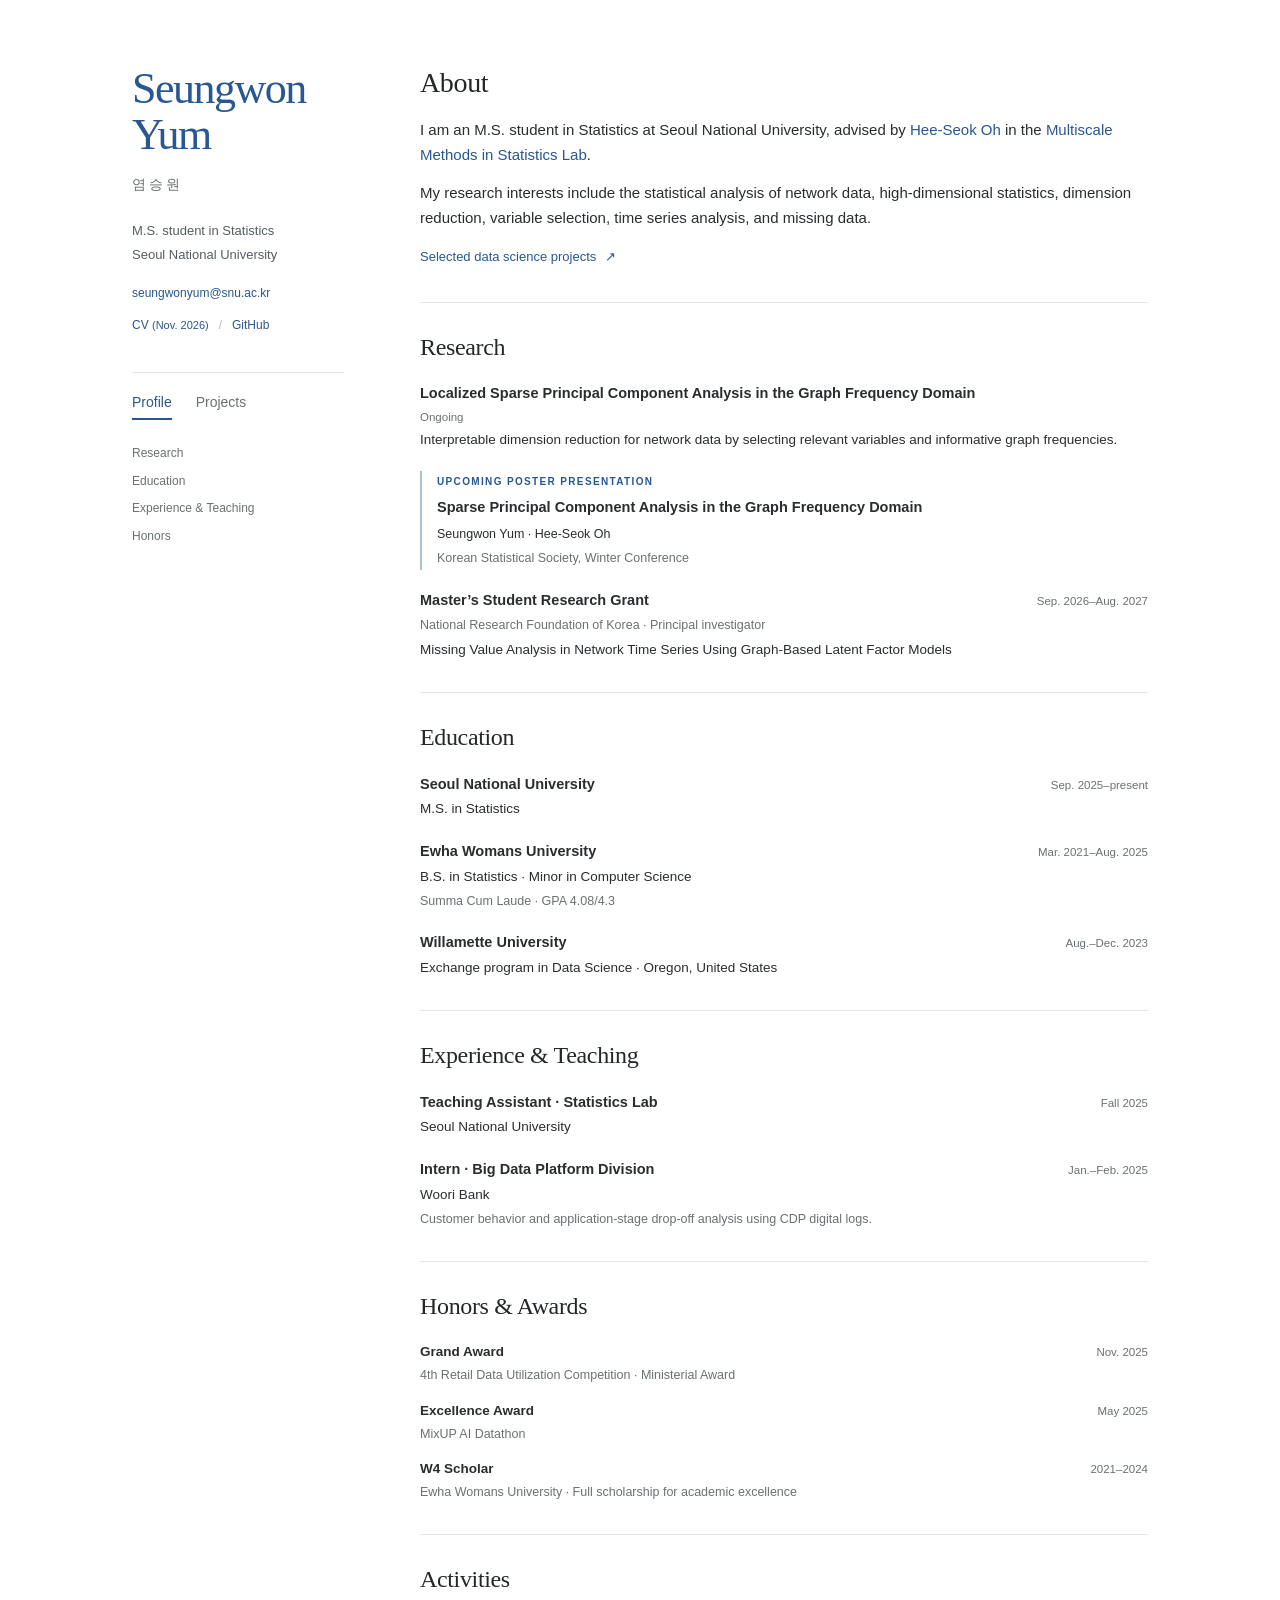
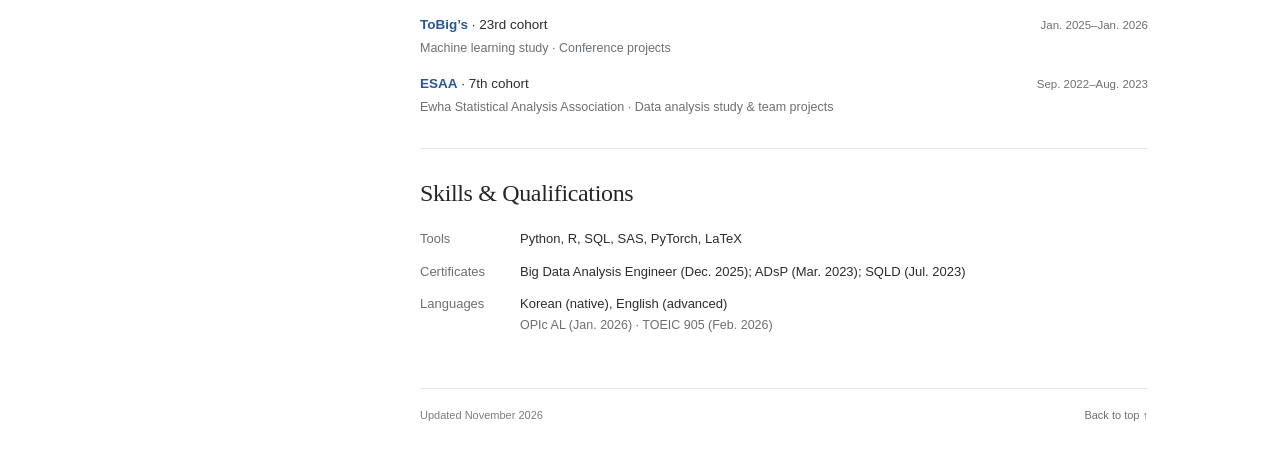
<file: index.html>
<!doctype html>
<html lang="en"><head>
<meta charset="utf-8"><meta name="viewport" content="width=device-width, initial-scale=1">
<title>Seungwon Yum</title>
<meta name="description" content="Seungwon Yum, M.S. student in Statistics at Seoul National University. Research in graph-frequency methods, sparse dimension reduction, and network data analysis.">
<meta name="theme-color" content="#ffffff"><link rel="canonical" href="https://seungwonyum.github.io/">
<meta property="og:title" content="Seungwon Yum"><meta property="og:description" content="Statistics at Seoul National University. Research, academic profile, and data science projects."><meta property="og:type" content="website"><meta property="og:url" content="https://seungwonyum.github.io/">
<link rel="icon" href="assets/favicon.svg?v=20261114d" type="image/svg+xml"><link rel="stylesheet" href="styles.css?v=20261114d">
<script type="application/ld+json">{"@context":"https://schema.org","@type":"Person","name":"Seungwon Yum","alternateName":"염승원","url":"https://seungwonyum.github.io/","email":"seungwonyum@snu.ac.kr","sameAs":["https://github.com/seungwonyum"],"affiliation":{"@type":"CollegeOrUniversity","name":"Seoul National University"}}</script>
</head><body><a class="skip" href="#main">Skip to content</a>
<div class="layout"><header class="identity">
<a class="name" href="./" aria-label="Seungwon Yum home">Seungwon <span>Yum</span></a>
<p class="korean-name" lang="ko">염승원</p>
<p class="affiliation">M.S. student in Statistics<span>Seoul National University</span></p>
<div class="contact"><a class="email" href="mailto:seungwonyum@snu.ac.kr">seungwonyum@snu.ac.kr</a><div><a href="assets/seungwon-yum-cv.pdf?v=202611-links" target="_blank" rel="noopener">CV <span class="cv-date">(Nov. 2026)</span></a><span class="sep">/</span><a href="https://github.com/seungwonyum" target="_blank" rel="noopener">GitHub</a></div></div>
<nav class="page-nav" aria-label="Main navigation"><a href="./" aria-current="page">Profile</a><a href="projects.html">Projects</a></nav>
<nav class="section-nav" aria-label="On this page"><a href="#research">Research</a><a href="#education">Education</a><a href="#experience">Experience &amp; Teaching</a><a href="#honors">Honors</a></nav>
</header><div class="content"><main id="main">
<section class="intro" aria-labelledby="about-title"><h1 id="about-title">About</h1>
<p>I am an M.S. student in Statistics at Seoul National University, advised by <a href="https://sites.google.com/site/heeseokoh" target="_blank" rel="noopener">Hee-Seok Oh</a> in the <a href="https://sites.google.com/view/snumultiscale/" target="_blank" rel="noopener">Multiscale Methods in Statistics Lab</a>.</p>
<p>My research interests include the statistical analysis of network data, high-dimensional statistics, dimension reduction, variable selection, time series analysis, and missing data.</p>
<a class="text-link" href="projects.html">Selected data science projects <span aria-hidden="true">↗</span></a>
</section>
<section id="research"><h2>Research</h2>
<article class="entry"><div class="entry-heading"><h3>Localized Sparse Principal Component Analysis in the Graph Frequency Domain</h3><span class="date">Ongoing</span></div><p>Interpretable dimension reduction for network data by selecting relevant variables and informative graph frequencies.</p></article>
<article class="entry presentation"><p class="eyebrow">Upcoming poster presentation</p><h3>Sparse Principal Component Analysis in the Graph Frequency Domain</h3><p class="authors">Seungwon Yum · Hee-Seok Oh</p><p class="meta">Korean Statistical Society, Winter Conference</p></article>
<article class="entry"><div class="entry-heading"><h3>Master’s Student Research Grant</h3><span class="date">Sep. 2026–Aug. 2027</span></div><p class="meta">National Research Foundation of Korea · Principal investigator</p><p>Missing Value Analysis in Network Time Series Using Graph-Based Latent Factor Models</p></article>
</section>
<section id="education"><h2>Education</h2><div class="entries">
<article class="entry"><div class="entry-heading"><h3>Seoul National University</h3><span class="date">Sep. 2025–present</span></div><p>M.S. in Statistics</p></article>
<article class="entry"><div class="entry-heading"><h3>Ewha Womans University</h3><span class="date">Mar. 2021–Aug. 2025</span></div><p>B.S. in Statistics · Minor in Computer Science</p><p class="meta">Summa Cum Laude · GPA 4.08/4.3</p></article>
<article class="entry"><div class="entry-heading"><h3>Willamette University</h3><span class="date">Aug.–Dec. 2023</span></div><p>Exchange program in Data Science · Oregon, United States</p></article>
</div></section>
<section id="experience"><h2>Experience &amp; Teaching</h2><div class="entries">
<article class="entry"><div class="entry-heading"><h3>Teaching Assistant · Statistics Lab</h3><span class="date">Fall 2025</span></div><p>Seoul National University</p></article>
<article class="entry"><div class="entry-heading"><h3>Intern · Big Data Platform Division</h3><span class="date">Jan.–Feb. 2025</span></div><p>Woori Bank</p><p class="meta">Customer behavior and application-stage drop-off analysis using CDP digital logs.</p></article>
</div></section>
<section id="honors"><h2>Honors &amp; Awards</h2><ul class="compact-list">
<li><div><strong>Grand Award</strong><span class="meta">4th Retail Data Utilization Competition · Ministerial Award</span></div><span class="date">Nov. 2025</span></li>
<li><div><strong>Excellence Award</strong><span class="meta">MixUP AI Datathon</span></div><span class="date">May 2025</span></li>
<li><div><strong>W4 Scholar</strong><span class="meta">Ewha Womans University · Full scholarship for academic excellence</span></div><span class="date">2021–2024</span></li>
</ul></section>
<section id="community"><h2>Activities</h2><ul class="compact-list">
<li><div><strong><a href="https://www.datamarket.ai.kr/" target="_blank" rel="noopener">ToBig’s</a></strong> · 23rd cohort<span class="meta">Machine learning study · Conference projects</span></div><span class="date">Jan. 2025–Jan. 2026</span></li>
<li><div><strong><a href="https://nature.ewha.ac.kr/naturea/activity/esaa.do" target="_blank" rel="noopener">ESAA</a></strong> · 7th cohort<span class="meta">Ewha Statistical Analysis Association · Data analysis study &amp; team projects</span></div><span class="date">Sep. 2022–Aug. 2023</span></li>
</ul></section>
<section id="additional"><h2>Skills &amp; Qualifications</h2><dl class="qualifications">
<div><dt>Tools</dt><dd>Python, R, SQL, SAS, PyTorch, LaTeX</dd></div>
<div><dt>Certificates</dt><dd>Big Data Analysis Engineer (Dec. 2025); ADsP (Mar. 2023); SQLD (Jul. 2023)</dd></div>
<div><dt>Languages</dt><dd>Korean (native), English (advanced)<span class="meta">OPIc AL (Jan. 2026) · TOEIC 905 (Feb. 2026)</span></dd></div>
</dl></section></main>
<footer><span>Updated November 2026</span><a href="#main">Back to top ↑</a></footer></div></div></body></html>
</file>
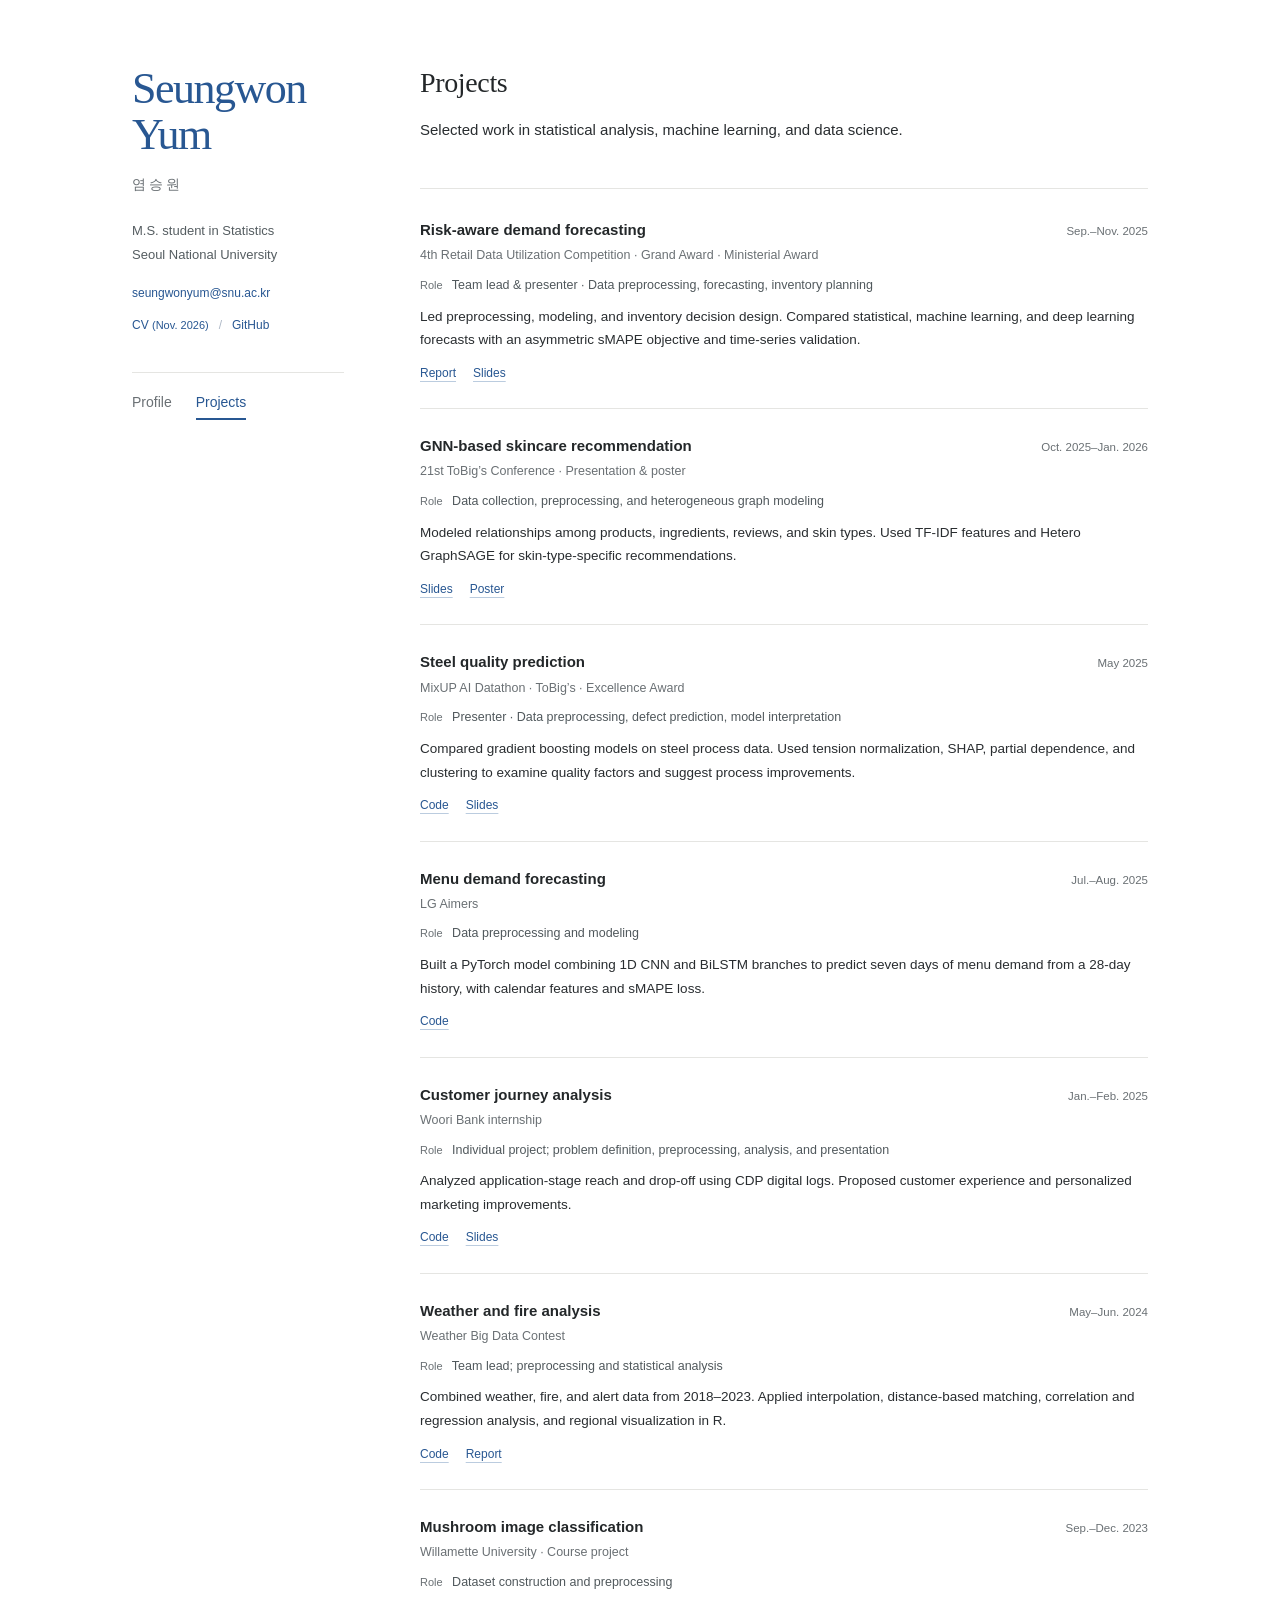
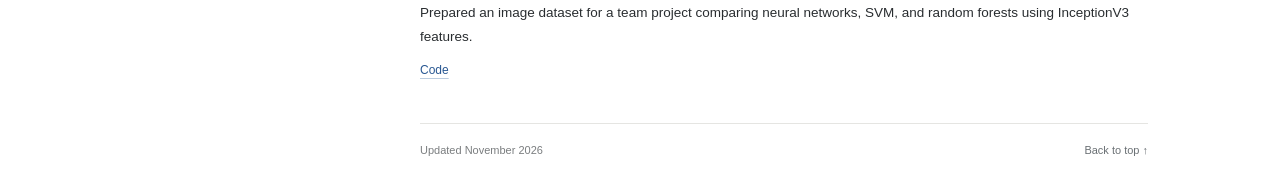
<file: projects.html>
<!doctype html>
<html lang="en"><head>
<meta charset="utf-8"><meta name="viewport" content="width=device-width, initial-scale=1">
<title>Projects · Seungwon Yum</title>
<meta name="description" content="Seungwon Yum, M.S. student in Statistics at Seoul National University. Research in graph-frequency methods, sparse dimension reduction, and network data analysis.">
<meta name="theme-color" content="#ffffff"><link rel="canonical" href="https://seungwonyum.github.io/projects.html">
<meta property="og:title" content="Projects · Seungwon Yum"><meta property="og:description" content="Statistics at Seoul National University. Research, academic profile, and data science projects."><meta property="og:type" content="website"><meta property="og:url" content="https://seungwonyum.github.io/projects.html">
<link rel="icon" href="assets/favicon.svg?v=20261114d" type="image/svg+xml"><link rel="stylesheet" href="styles.css?v=20261114d">
<script type="application/ld+json">{"@context":"https://schema.org","@type":"Person","name":"Seungwon Yum","alternateName":"염승원","url":"https://seungwonyum.github.io/","email":"seungwonyum@snu.ac.kr","sameAs":["https://github.com/seungwonyum"],"affiliation":{"@type":"CollegeOrUniversity","name":"Seoul National University"}}</script>
</head><body><a class="skip" href="#main">Skip to content</a>
<div class="layout"><header class="identity">
<a class="name" href="./" aria-label="Seungwon Yum home">Seungwon <span>Yum</span></a>
<p class="korean-name" lang="ko">염승원</p>
<p class="affiliation">M.S. student in Statistics<span>Seoul National University</span></p>
<div class="contact"><a class="email" href="mailto:seungwonyum@snu.ac.kr">seungwonyum@snu.ac.kr</a><div><a href="assets/seungwon-yum-cv.pdf?v=202611-links" target="_blank" rel="noopener">CV <span class="cv-date">(Nov. 2026)</span></a><span class="sep">/</span><a href="https://github.com/seungwonyum" target="_blank" rel="noopener">GitHub</a></div></div>
<nav class="page-nav" aria-label="Main navigation"><a href="./">Profile</a><a href="projects.html" aria-current="page">Projects</a></nav>

</header><div class="content"><main id="main"><section class="intro"><h1>Projects</h1><p>Selected work in statistical analysis, machine learning, and data science.</p></section><section id="selected" class="project-list" aria-label="Selected projects"><article class="project" id="retail-forecasting"><div class="project-heading"><h2>Risk-aware demand forecasting</h2><span class="date">Sep.–Nov. 2025</span></div><p class="project-context">4th Retail Data Utilization Competition · Grand Award · Ministerial Award</p><p class="role"><span>Role</span> Team lead &amp; presenter · Data preprocessing, forecasting, inventory planning</p><p class="project-description">Led preprocessing, modeling, and inventory decision design. Compared statistical, machine learning, and deep learning forecasts with an asymmetric sMAPE objective and time-series validation.</p><div class="resource-links" aria-label="Materials for Risk-aware demand forecasting"><a href="https://github.com/seungwonyum/project/blob/main/%5B6.%20%EC%9C%A0%ED%86%B5%20%EA%B3%B5%EB%AA%A8%EC%A0%84%5D%20%EC%9C%A0%ED%86%B5%EB%8D%B0%EC%9D%B4%ED%84%B0%20%ED%99%9C%EC%9A%A9%20%EA%B2%BD%EC%A7%84%EB%8C%80%ED%9A%8C%20%EB%B6%84%EC%84%9D%EB%B3%B4%EA%B3%A0%EC%84%9C.pdf" target="_blank" rel="noopener">Report</a><a href="https://github.com/seungwonyum/project/blob/main/%5B6.%20%EC%9C%A0%ED%86%B5%20%EA%B3%B5%EB%AA%A8%EC%A0%84%5D%20%EC%9C%A0%ED%86%B5%EB%8D%B0%EC%9D%B4%ED%84%B0%ED%99%9C%EC%9A%A9%EA%B2%BD%EC%A7%84%EB%8C%80%ED%9A%8C%20%EB%B0%9C%ED%91%9C%20PPT.pdf" target="_blank" rel="noopener">Slides</a></div></article><article class="project" id="skincare-gnn"><div class="project-heading"><h2>GNN-based skincare recommendation</h2><span class="date">Oct. 2025–Jan. 2026</span></div><p class="project-context">21st ToBig’s Conference · Presentation &amp; poster</p><p class="role"><span>Role</span> Data collection, preprocessing, and heterogeneous graph modeling</p><p class="project-description">Modeled relationships among products, ingredients, reviews, and skin types. Used TF-IDF features and Hetero GraphSAGE for skin-type-specific recommendations.</p><div class="resource-links" aria-label="Materials for GNN-based skincare recommendation"><a href="https://github.com/seungwonyum/project/blob/main/%5B7.%20GNN%20%EC%B6%94%EC%B2%9C%EC%8B%9C%EC%8A%A4%ED%85%9C%5D%20%EC%A0%9C%2021%ED%9A%8C%20%ED%88%AC%EB%B9%85%EC%8A%A4%20%EC%BB%A8%ED%8D%BC%EB%9F%B0%EC%8A%A4%20%EB%B0%9C%ED%91%9C%20PPT.pdf" target="_blank" rel="noopener">Slides</a><a href="https://github.com/seungwonyum/project/blob/main/%5B7.%20GNN%20%EC%B6%94%EC%B2%9C%EC%8B%9C%EC%8A%A4%ED%85%9C%5D%20%EC%A0%9C%2021%ED%9A%8C%20%ED%88%AC%EB%B9%85%EC%8A%A4%20%EC%BB%A8%ED%8D%BC%EB%9F%B0%EC%8A%A4%20%ED%8F%AC%EC%8A%A4%ED%84%B0.pdf" target="_blank" rel="noopener">Poster</a></div></article><article class="project" id="steel-quality"><div class="project-heading"><h2>Steel quality prediction</h2><span class="date">May 2025</span></div><p class="project-context">MixUP AI Datathon · ToBig’s · Excellence Award</p><p class="role"><span>Role</span> Presenter · Data preprocessing, defect prediction, model interpretation</p><p class="project-description">Compared gradient boosting models on steel process data. Used tension normalization, SHAP, partial dependence, and clustering to examine quality factors and suggest process improvements.</p><div class="resource-links" aria-label="Materials for Steel quality prediction"><a href="https://github.com/seungwonyum/project/blob/main/%5B4.%20%ED%88%AC%EB%B9%85%EC%8A%A4%20%EB%8D%B0%EC%9D%B4%ED%84%B0%ED%86%A4%5D%20ai_datathon_code.ipynb" target="_blank" rel="noopener">Code</a><a href="https://github.com/seungwonyum/project/blob/main/%5B4.%20%ED%88%AC%EB%B9%85%EC%8A%A4%20%EB%8D%B0%EC%9D%B4%ED%84%B0%ED%86%A4%5D%20MixUP_AI_Datathon_ppt.pdf" target="_blank" rel="noopener">Slides</a></div></article><article class="project" id="menu-demand"><div class="project-heading"><h2>Menu demand forecasting</h2><span class="date">Jul.–Aug. 2025</span></div><p class="project-context">LG Aimers</p><p class="role"><span>Role</span> Data preprocessing and modeling</p><p class="project-description">Built a PyTorch model combining 1D CNN and BiLSTM branches to predict seven days of menu demand from a 28-day history, with calendar features and sMAPE loss.</p><div class="resource-links" aria-label="Materials for Menu demand forecasting"><a href="https://github.com/seungwonyum/project/blob/main/%5B5.%20LG%20Aimers%207%EA%B8%B0%5D%20LG_Aimers_7%EA%B8%B0_1DCNN%2Bbilstm.ipynb" target="_blank" rel="noopener">Code</a></div></article><article class="project" id="customer-journey"><div class="project-heading"><h2>Customer journey analysis</h2><span class="date">Jan.–Feb. 2025</span></div><p class="project-context">Woori Bank internship</p><p class="role"><span>Role</span> Individual project; problem definition, preprocessing, analysis, and presentation</p><p class="project-description">Analyzed application-stage reach and drop-off using CDP digital logs. Proposed customer experience and personalized marketing improvements.</p><div class="resource-links" aria-label="Materials for Customer journey analysis"><a href="https://github.com/seungwonyum/project/blob/main/[3.%20%EC%9A%B0%EB%A6%AC%EC%9D%80%ED%96%89%20%EC%9D%B8%ED%84%B4]%20%EC%9A%B0%EB%A6%AC%EC%9D%80%ED%96%89%20%EA%B0%9C%EC%9D%B8%EA%B3%BC%EC%A0%9C_%EB%B6%84%EC%84%9D%20%EC%BD%94%EB%93%9C.pdf" target="_blank" rel="noopener">Code</a><a href="https://github.com/seungwonyum/project/blob/main/[3.%20%E1%84%8B%E1%85%AE%E1%84%85%E1%85%B5%E1%84%8B%E1%85%B3%E1%86%AB%E1%84%92%E1%85%A2%E1%86%BC%20%E1%84%8B%E1%85%B5%E1%86%AB%E1%84%90%E1%85%A5%E1%86%AB]%20%E1%84%8B%E1%85%AE%E1%84%85%E1%85%B5%E1%84%8B%E1%85%B3%E1%86%AB%E1%84%92%E1%85%A2%E1%86%BC%20%E1%84%80%E1%85%A2%E1%84%8B%E1%85%B5%E1%86%AB%E1%84%80%E1%85%AA%E1%84%8C%E1%85%A6%20%E1%84%87%E1%85%A1%E1%86%AF%E1%84%91%E1%85%AD%20PPT.pdf" target="_blank" rel="noopener">Slides</a></div></article><article class="project" id="weather-fire"><div class="project-heading"><h2>Weather and fire analysis</h2><span class="date">May–Jun. 2024</span></div><p class="project-context">Weather Big Data Contest</p><p class="role"><span>Role</span> Team lead; preprocessing and statistical analysis</p><p class="project-description">Combined weather, fire, and alert data from 2018–2023. Applied interpolation, distance-based matching, correlation and regression analysis, and regional visualization in R.</p><div class="resource-links" aria-label="Materials for Weather and fire analysis"><a href="https://github.com/seungwonyum/project/blob/main/%5B2.%20%EA%B8%B0%EC%83%81%EC%B2%AD%20%EB%B9%85%EB%8D%B0%EC%9D%B4%ED%84%B0%20%EC%BD%98%ED%85%8C%EC%8A%A4%ED%8A%B8%5D%20%EC%B5%9C%EC%A2%85%20code.R" target="_blank" rel="noopener">Code</a><a href="https://github.com/seungwonyum/project/blob/main/%5B2.%20%EA%B8%B0%EC%83%81%EC%B2%AD%20%EB%B9%85%EB%8D%B0%EC%9D%B4%ED%84%B0%20%EC%BD%98%ED%85%8C%EC%8A%A4%ED%8A%B8%5D%20%EC%B5%9C%EC%A2%85%EA%B3%B5%EB%AA%A8%EC%95%88.pdf" target="_blank" rel="noopener">Report</a></div></article><article class="project" id="mushroom-vision"><div class="project-heading"><h2>Mushroom image classification</h2><span class="date">Sep.–Dec. 2023</span></div><p class="project-context">Willamette University · Course project</p><p class="role"><span>Role</span> Dataset construction and preprocessing</p><p class="project-description">Prepared an image dataset for a team project comparing neural networks, SVM, and random forests using InceptionV3 features.</p><div class="resource-links" aria-label="Materials for Mushroom image classification"><a href="https://github.com/seungwonyum/project/blob/main/%5B1.%20%EA%B5%90%ED%99%98%ED%95%99%EC%83%9D%20%ED%94%84%EB%A1%9C%EC%A0%9D%ED%8A%B8%5D%20Mushroom_Model_final.ipynb" target="_blank" rel="noopener">Code</a></div></article></section></main>
<footer><span>Updated November 2026</span><a href="#main">Back to top ↑</a></footer></div></div></body></html>
</file>
<file: styles.css>
:root{--ink:#292d30;--muted:#6a7074;--accent:#285792;--line:#e5e5e2;--serif:Georgia,"Times New Roman",serif;--sans:-apple-system,BlinkMacSystemFont,"Segoe UI",Arial,sans-serif}
*{box-sizing:border-box}html{scroll-behavior:smooth;scroll-padding-top:32px}body{margin:0;background:#fff;color:var(--ink);font-family:var(--sans);font-size:15px;line-height:1.7;-webkit-font-smoothing:antialiased}a{color:var(--accent);text-decoration:none;text-underline-offset:4px}a:hover{text-decoration:underline}a:focus-visible{outline:2px solid var(--accent);outline-offset:5px;border-radius:1px}::selection{background:#e4ebf4;color:#222}.layout{max-width:1100px;margin:0 auto;padding:66px 42px 32px;display:grid;grid-template-columns:212px minmax(0,1fr);gap:76px}.identity{align-self:start;position:sticky;top:56px}.name{font-family:var(--serif);font-size:44px;line-height:1.04;letter-spacing:-1.5px;color:var(--accent);display:inline-block}.name span{display:block}.name:hover{text-decoration:none}.korean-name{font-size:14px;color:var(--muted);letter-spacing:3px;margin:15px 0 23px}.affiliation{font-size:13px;line-height:1.8;margin:0 0 16px;color:#555d61}.affiliation span{display:block}.contact{font-size:12px;line-height:1.9}.contact .email{display:block;margin-bottom:9px}.contact .sep{margin:0 10px;color:#adb8c6}.cv-date{font-size:11px}.page-nav{display:flex;gap:24px;margin-top:35px;border-top:1px solid var(--line);padding-top:18px;font-size:14px}.page-nav a{color:var(--muted);padding:0 0 4px}.page-nav a[aria-current]{color:var(--accent);border-bottom:2px solid var(--accent)}.section-nav{display:flex;flex-direction:column;align-items:flex-start;gap:7px;margin-top:23px;font-size:12px}.section-nav a{color:var(--muted)}.content{min-width:0}h1,h2,h3,p{margin:0}h1,h2{font-family:var(--serif);font-weight:400;color:#232729;letter-spacing:-.35px}h1{font-size:28px;line-height:1.2;margin:0 0 17px}h2{font-size:24px;line-height:1.3;margin-bottom:19px}h3{font-family:var(--sans);font-size:14.5px;font-weight:600;line-height:1.55}p+p{margin-top:8px}.intro{padding-bottom:28px}.intro p{margin:0 0 12px}.intro .text-link{display:inline-block;font-size:13px;margin-top:1px}.text-link span{margin-left:5px}main>section+section{padding-top:29px;border-top:1px solid var(--line);margin-top:6px}section{padding-bottom:25px;scroll-margin-top:28px}.entry+.entry{margin-top:19px}.entry-heading{display:flex;justify-content:space-between;align-items:baseline;gap:18px}.entry-heading h3{flex:1}.date{flex-shrink:0;color:var(--muted);font-size:11.5px;font-variant-numeric:tabular-nums;line-height:1.6;white-space:nowrap}.entry p{font-size:13.5px;line-height:1.7;margin-top:3px}.entry .meta,.meta{font-size:12.5px;line-height:1.65;color:var(--muted)}.entry .eyebrow{font-size:10px;text-transform:uppercase;letter-spacing:1.35px;font-weight:600;color:var(--accent);margin:0 0 6px}.presentation{padding:2px 0 2px 15px;border-left:2px solid #aabfd9}.presentation h3{max-width:530px}.entry .authors{font-size:12.5px;margin-top:5px}.compact-list{list-style:none;padding:0;margin:0}.compact-list li{display:flex;justify-content:space-between;align-items:baseline;gap:22px;font-size:13.5px;margin-bottom:14px}.compact-list li:last-child{margin-bottom:0}.compact-list strong{font-weight:600}.compact-list .meta{display:block;margin-top:1px}.qualifications{margin:0;font-size:13px}.qualifications>div{display:grid;grid-template-columns:88px 1fr;gap:12px;margin-bottom:10px}.qualifications dt{color:var(--muted)}.qualifications dd{margin:0}.qualifications .meta{display:block}footer{border-top:1px solid var(--line);margin-top:18px;padding-top:17px;display:flex;justify-content:space-between;font-size:11px;color:#7a7d7f}footer a{color:var(--muted)}.skip{position:fixed;top:-60px;left:12px;background:white;border:1px solid var(--accent);padding:6px 14px;z-index:3}.skip:focus{top:12px}
.project-list{padding-bottom:0}.project{padding-bottom:25px}.project+.project{padding-top:25px;border-top:1px solid var(--line)}.project-heading{display:flex;align-items:baseline;justify-content:space-between;gap:16px}.project h2{font-family:var(--sans);font-size:15px;font-weight:600;line-height:1.55;letter-spacing:0;margin:0}.project-context{font-size:12.5px;color:var(--muted);margin-top:4px;line-height:1.65}.project .role{font-size:12.5px;line-height:1.65;margin:9px 0;color:#50585c}.role>span{color:var(--muted);font-size:11px;margin-right:6px}.project-description{font-size:13.5px;line-height:1.75}.resource-links{display:flex;flex-wrap:wrap;gap:17px;margin-top:11px;font-size:12px}.resource-links a{text-decoration:underline;text-decoration-color:#bbccdf}.resource-links a:hover{text-decoration-color:var(--accent)}
@media(min-width:900px){#research>.entry:first-of-type .entry-heading{display:block}#research>.entry:first-of-type .date{display:block;margin:3px 0}#research>.entry:last-of-type .entry-heading{flex-wrap:wrap;gap:3px 16px}}
@media(max-width:900px){.layout{grid-template-columns:185px minmax(0,1fr);gap:40px;padding:50px 30px}.name{font-size:39px}.entry-heading{display:block}.entry-heading .date{display:block;margin-top:2px}.compact-list li{gap:14px}.compact-list .date{font-size:10.5px}}
@media(max-width:680px){html{scroll-padding-top:20px}.layout{display:block;padding:32px 24px 24px}.identity{position:static;margin-bottom:32px}.name{font-size:37px;letter-spacing:-1.2px}.name span{display:inline}.korean-name{display:inline-block;vertical-align:baseline;margin:0 0 0 11px;letter-spacing:2px;font-size:12px}.affiliation{margin:13px 0 11px;font-size:12px;line-height:1.65}.affiliation span{display:inline}.affiliation span:before{content:" · "}.contact{font-size:12px;display:flex;flex-wrap:wrap;gap:2px 18px}.contact .email{margin:0}.page-nav{margin-top:21px;padding-top:13px;gap:26px;font-size:13px}.section-nav{display:none}body{font-size:14px;line-height:1.75}h1{font-size:26px;margin-bottom:14px}h2{font-size:22px;margin-bottom:17px}.intro{padding-bottom:23px}main>section+section{padding-top:25px}.entry-heading{display:block}.entry-heading .date{margin:1px 0 4px;font-size:11px}.entry h3{font-size:14px}.entry p{font-size:13px}.entry+.entry{margin-top:18px}.compact-list li{display:block;font-size:13px;margin-bottom:17px}.compact-list li .date{display:block;margin-top:2px;font-size:11px}.qualifications>div{grid-template-columns:76px 1fr;gap:10px}.project-heading{display:block}.project h2{font-size:14px}.project-heading .date{display:block;margin-top:3px}.project-context{font-size:12px}.project .role{font-size:12px}footer{font-size:10px;gap:12px}.presentation{padding-left:13px}}
@media(prefers-reduced-motion:reduce){html{scroll-behavior:auto}}
@media print{.layout{display:block;padding:0;max-width:none}.identity{position:static;margin:0 0 24px}.name span{display:inline}.section-nav,.page-nav,.skip,footer{display:none}.korean-name{margin:10px 0}.affiliation{margin:0}.contact{margin-top:5px}.entry,.project{break-inside:avoid}a{color:inherit}}
</file>
